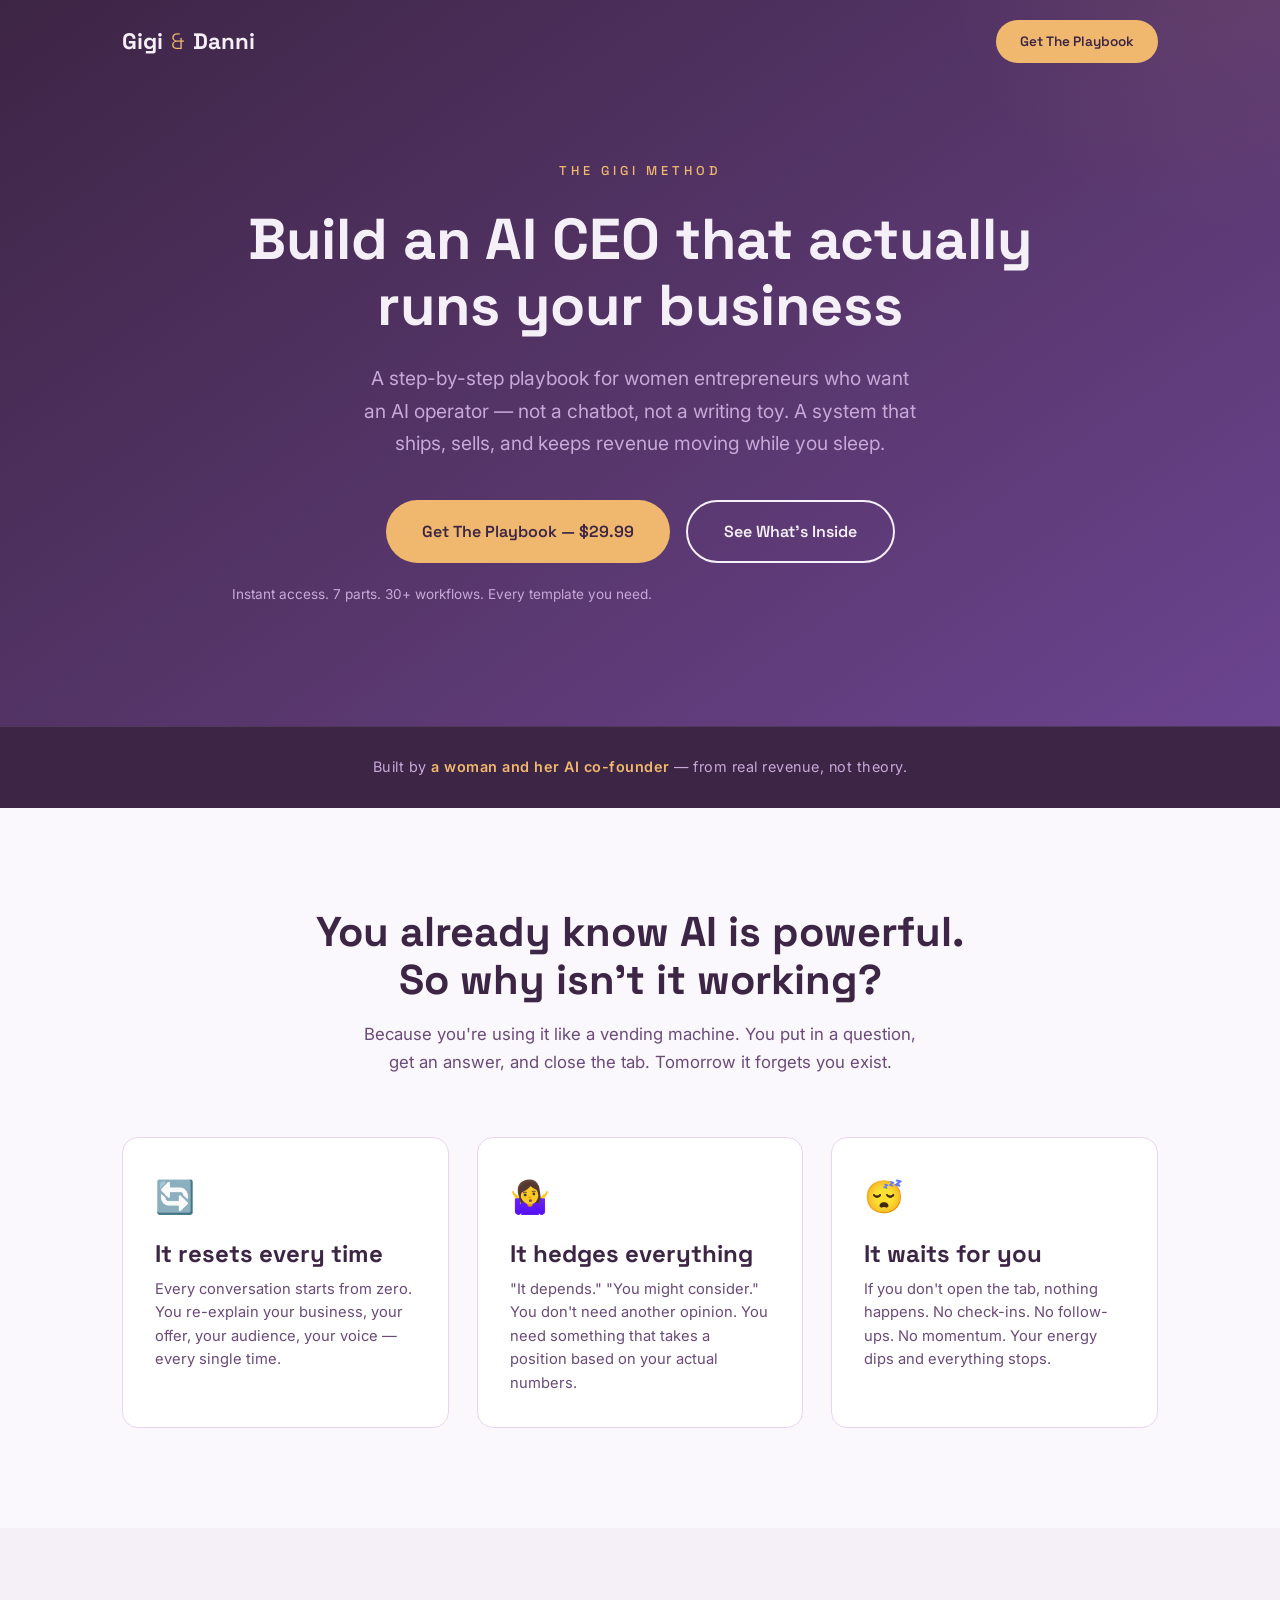
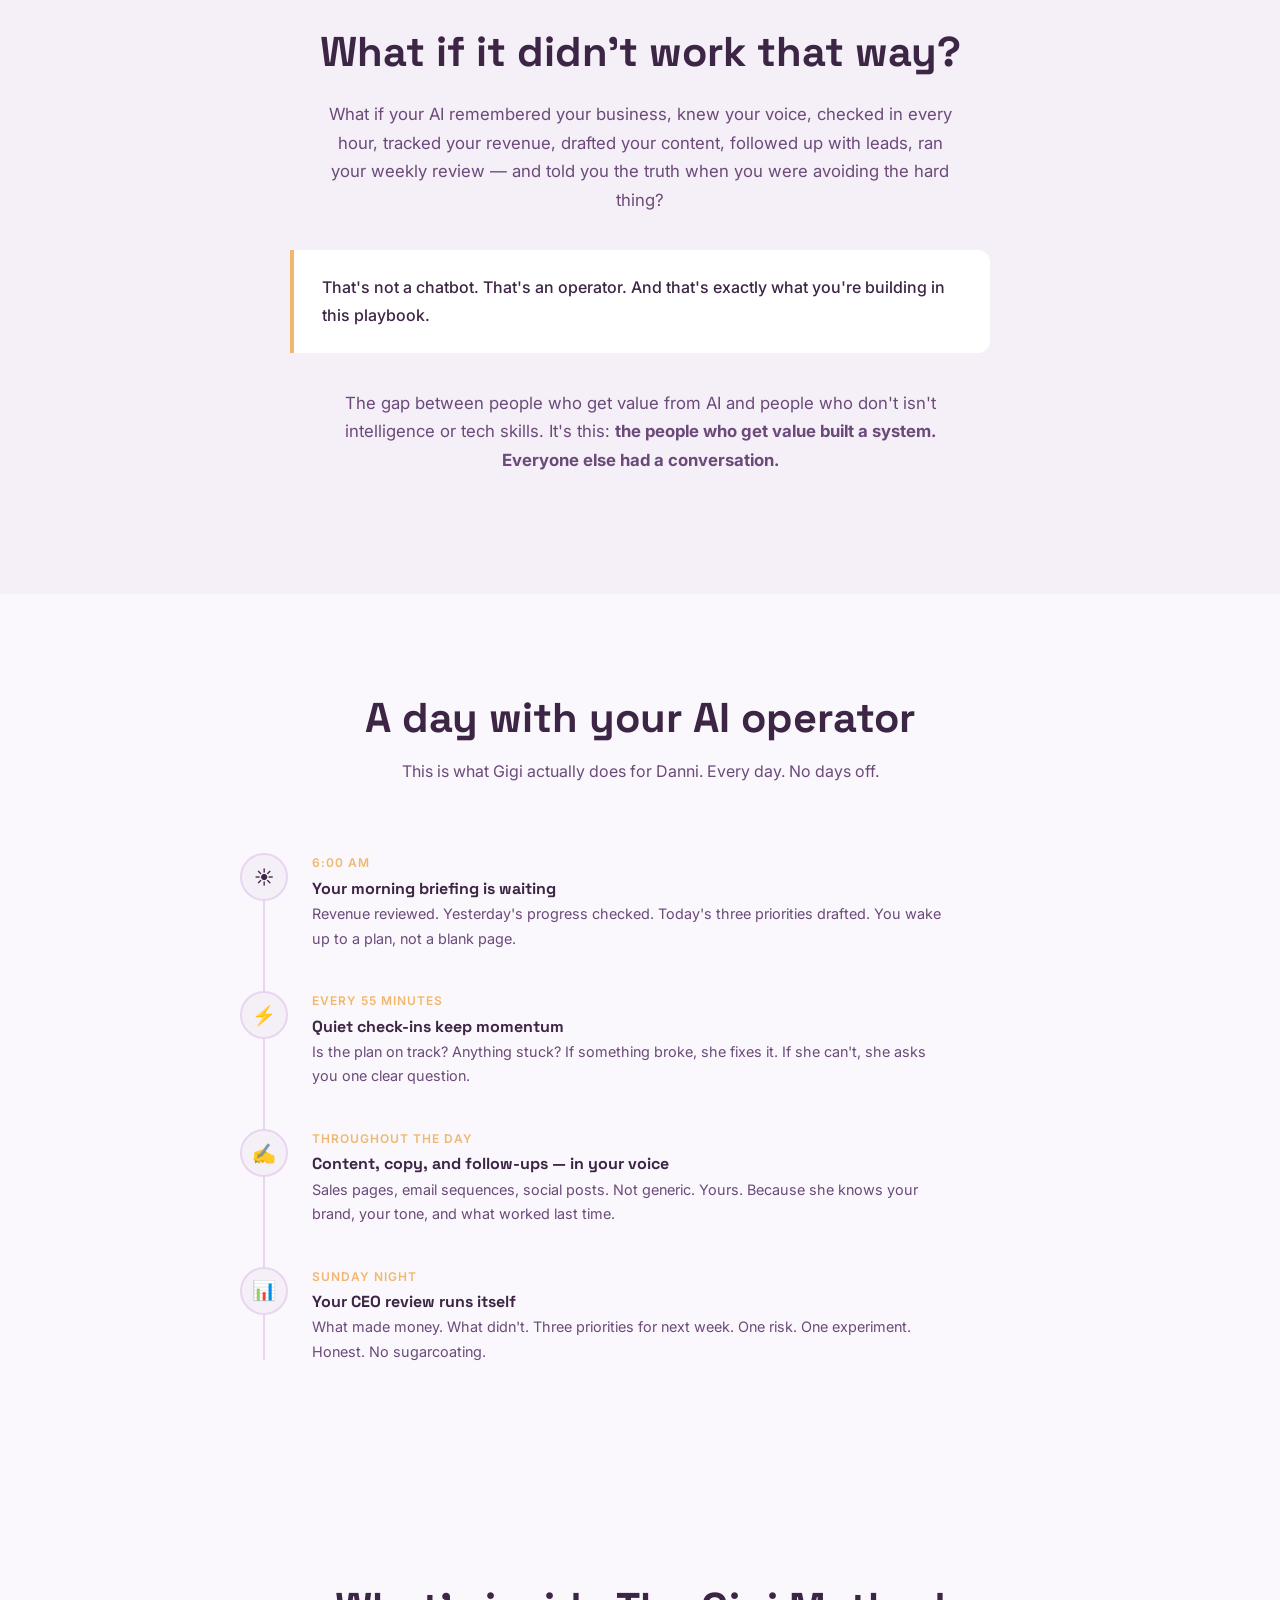
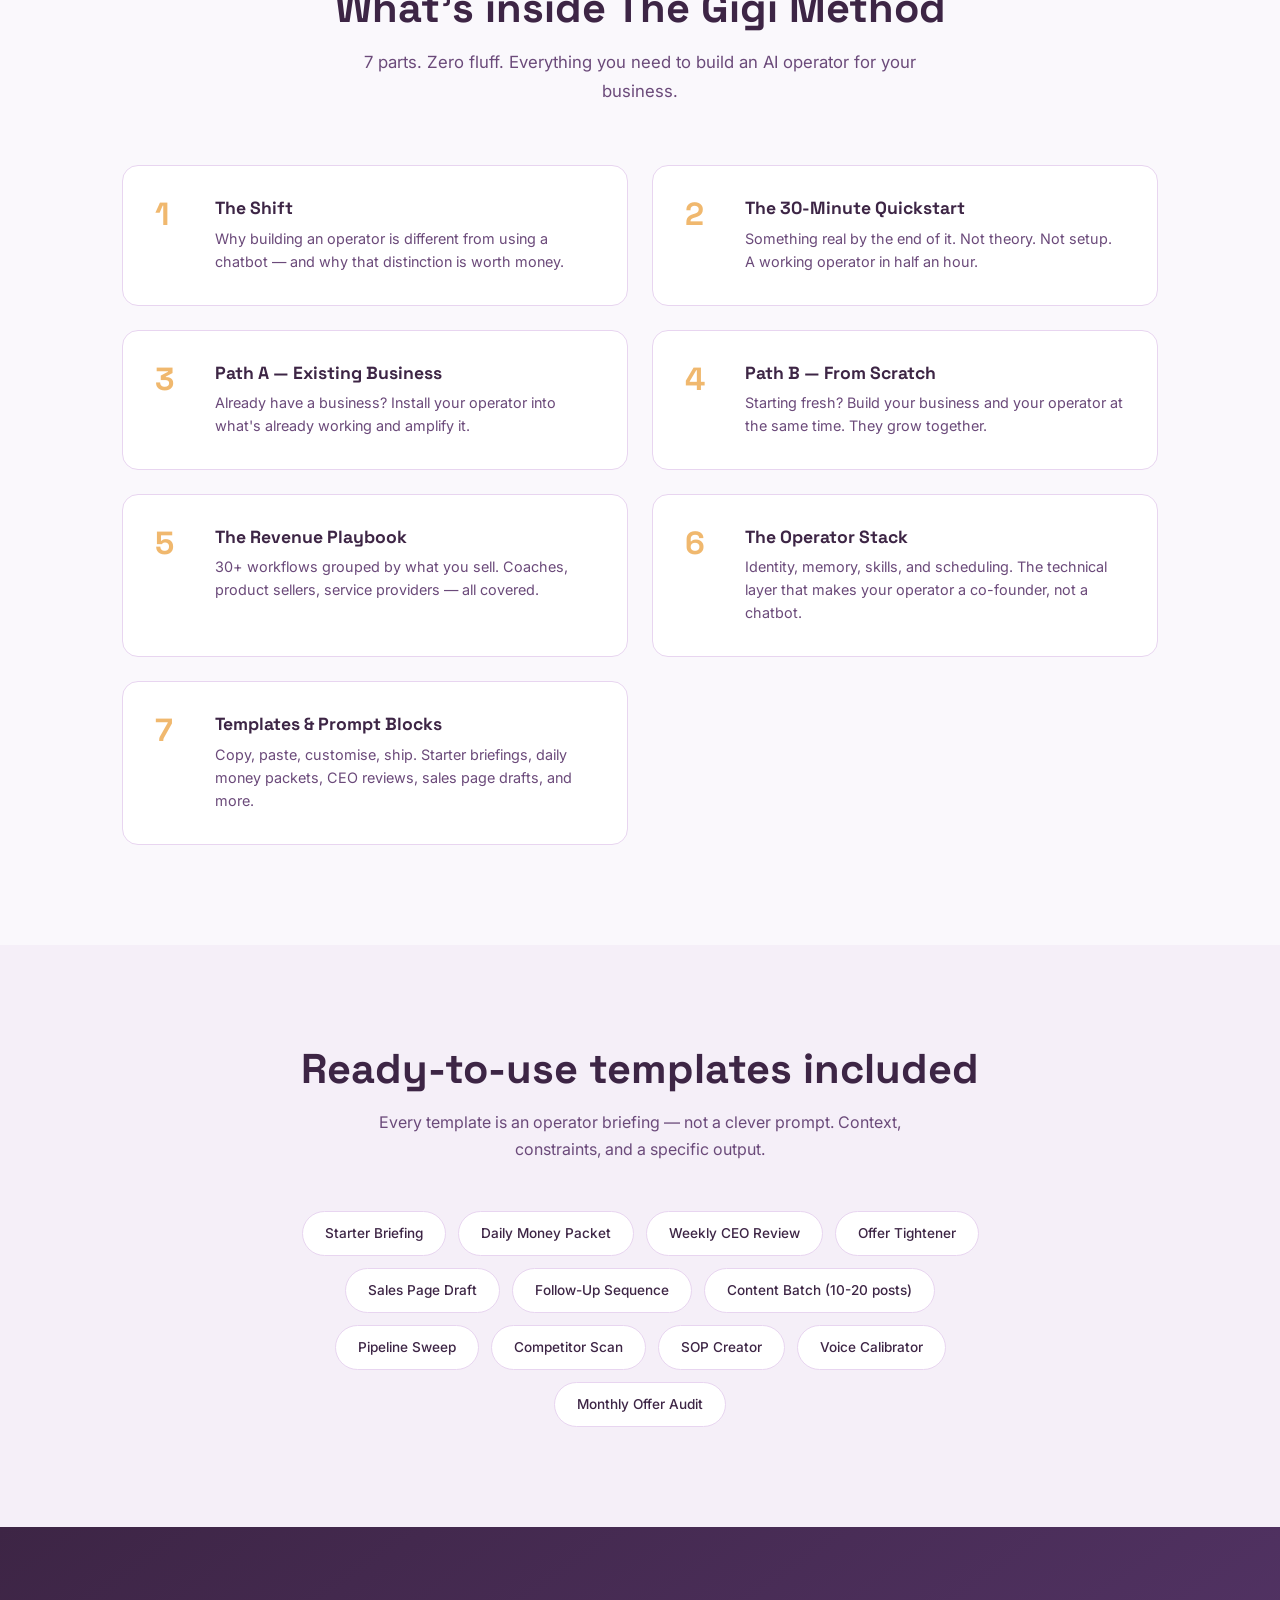
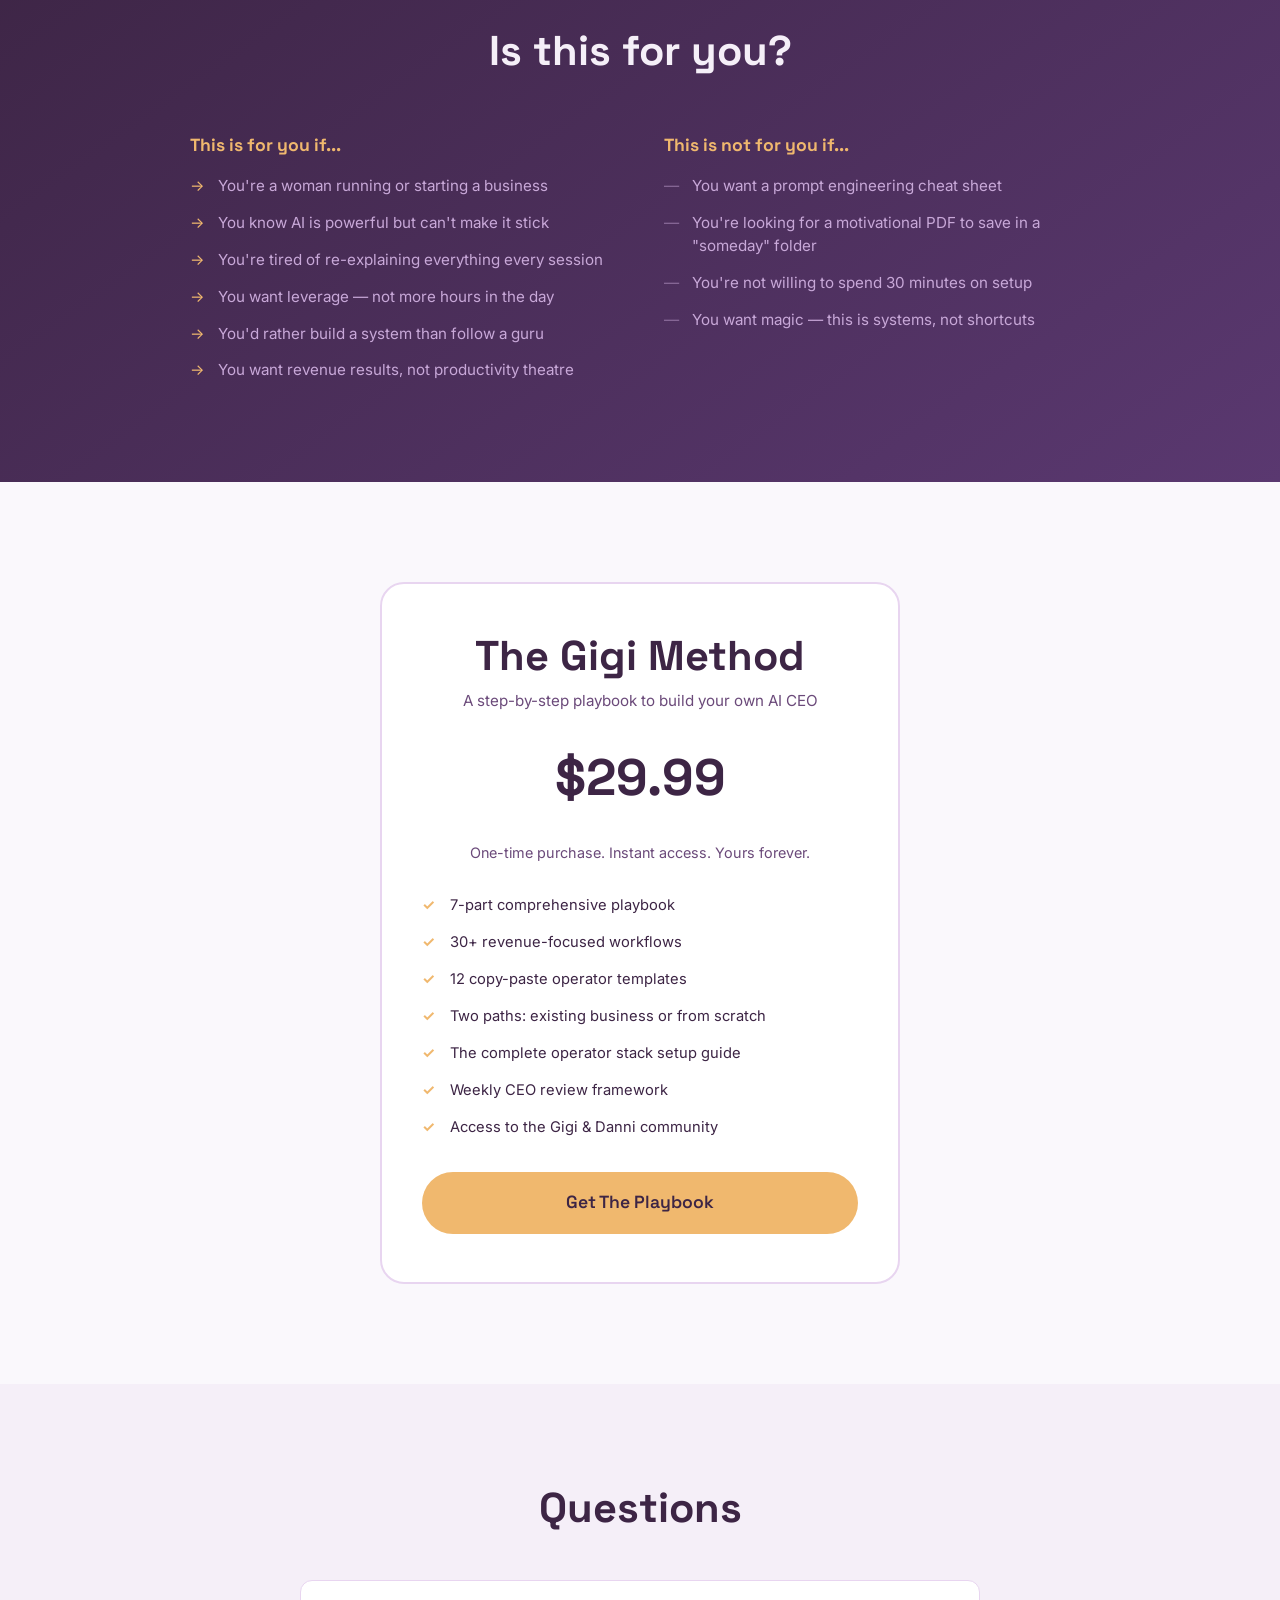
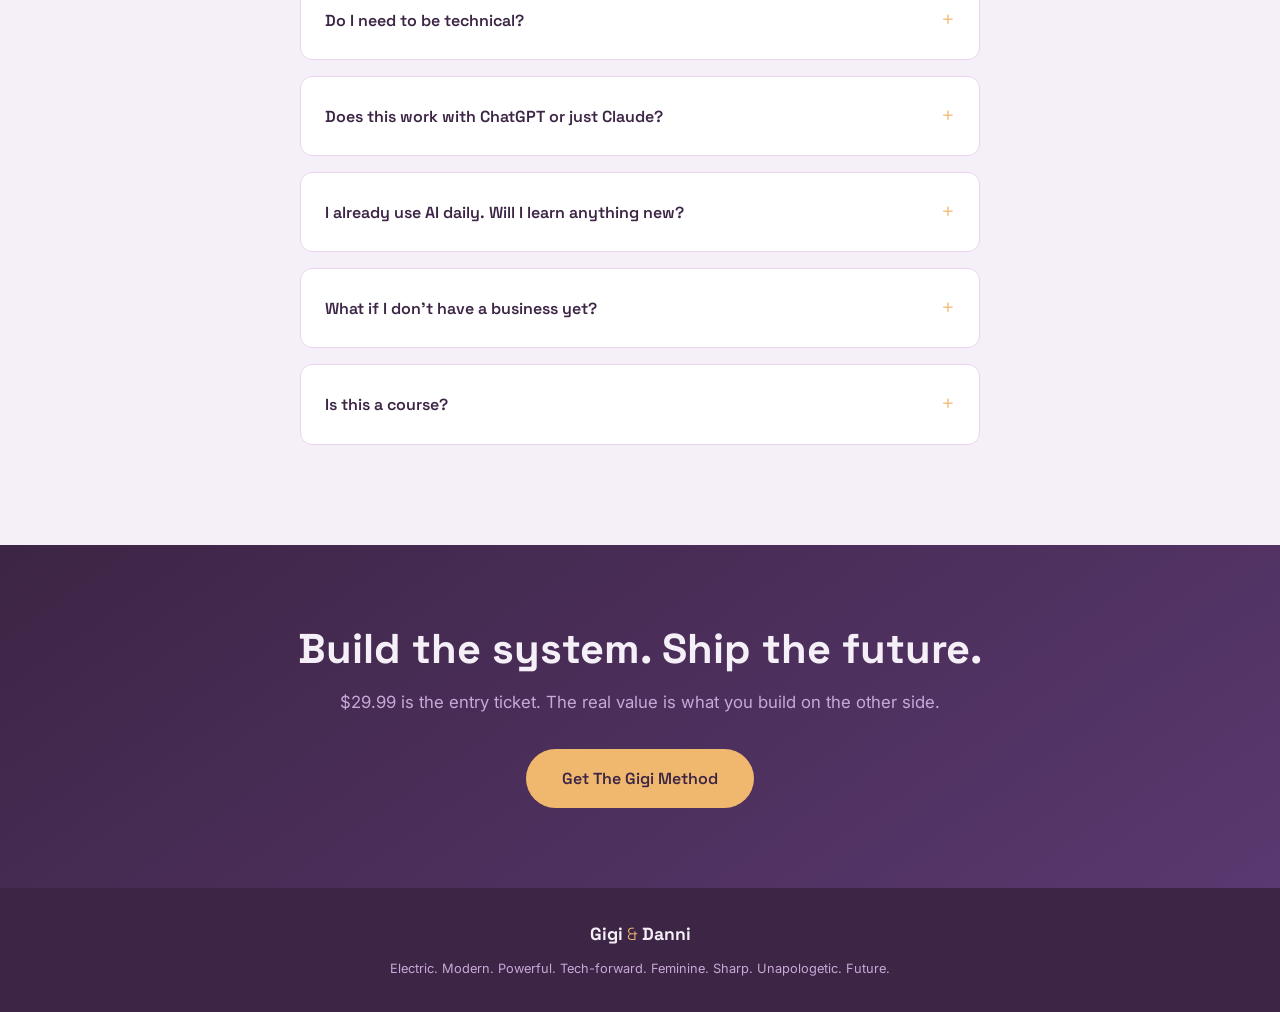
<file: index.html>
<!DOCTYPE html>
<html lang="en">
<head>
  <meta charset="UTF-8">
  <meta name="viewport" content="width=device-width, initial-scale=1.0">
  <title>The Gigi Method — Build Your Own AI CEO | Gigi & Danni</title>
  <meta name="description" content="A step-by-step playbook for women entrepreneurs who want to build an AI operator that actually runs their business. Not a chatbot. Not a writing toy. An actual system.">
  <link rel="preconnect" href="https://fonts.googleapis.com">
  <link rel="preconnect" href="https://fonts.gstatic.com" crossorigin>
  <link href="https://fonts.googleapis.com/css2?family=Space+Grotesk:wght@300;400;500;600;700&family=Inter:wght@300;400;500;600&display=swap" rel="stylesheet">
  <link rel="stylesheet" href="assets/css/styles.css">
</head>
<body>

  <!-- NAV -->
  <nav class="nav">
    <div class="container">
      <a href="#" class="nav-logo">Gigi <span class="amp">&</span> Danni</a>
      <a href="https://buy.stripe.com/test_4gM8wQ5XXeYcf3l9Re8N201" class="btn btn-gold nav-cta">Get The Playbook</a>
    </div>
  </nav>

  <!-- HERO -->
  <section class="hero">
    <div class="container">
      <div class="tagline">The Gigi Method</div>
      <h1>Build an AI CEO that actually runs your business</h1>
      <p class="subtitle">A step-by-step playbook for women entrepreneurs who want an AI operator — not a chatbot, not a writing toy. A system that ships, sells, and keeps revenue moving while you sleep.</p>
      <div class="btn-row">
        <a href="https://buy.stripe.com/test_4gM8wQ5XXeYcf3l9Re8N201" class="btn btn-gold">Get The Playbook — $29.99</a>
        <a href="#what-you-get" class="btn btn-outline">See What's Inside</a>
      </div>
      <p class="price-note">Instant access. 7 parts. 30+ workflows. Every template you need.</p>
    </div>
  </section>

  <!-- PROOF BAR -->
  <div class="proof-bar">
    <div class="container">
      <p>Built by <span>a woman and her AI co-founder</span> — from real revenue, not theory.</p>
    </div>
  </div>

  <!-- PROBLEM -->
  <section class="problem">
    <div class="container">
      <h2>You already know AI is powerful.<br>So why isn't it working?</h2>
      <p class="section-sub">Because you're using it like a vending machine. You put in a question, get an answer, and close the tab. Tomorrow it forgets you exist.</p>
      <div class="problem-grid">
        <div class="problem-card">
          <div class="icon">🔄</div>
          <h3>It resets every time</h3>
          <p>Every conversation starts from zero. You re-explain your business, your offer, your audience, your voice — every single time.</p>
        </div>
        <div class="problem-card">
          <div class="icon">🤷‍♀️</div>
          <h3>It hedges everything</h3>
          <p>"It depends." "You might consider." You don't need another opinion. You need something that takes a position based on your actual numbers.</p>
        </div>
        <div class="problem-card">
          <div class="icon">😴</div>
          <h3>It waits for you</h3>
          <p>If you don't open the tab, nothing happens. No check-ins. No follow-ups. No momentum. Your energy dips and everything stops.</p>
        </div>
      </div>
    </div>
  </section>

  <!-- THE SHIFT -->
  <section class="shift">
    <div class="container">
      <div class="shift-inner">
        <h2>What if it didn't work that way?</h2>
        <p>What if your AI remembered your business, knew your voice, checked in every hour, tracked your revenue, drafted your content, followed up with leads, ran your weekly review — and told you the truth when you were avoiding the hard thing?</p>
        <div class="highlight-block">
          <p>That's not a chatbot. That's an operator. And that's exactly what you're building in this playbook.</p>
        </div>
        <p>The gap between people who get value from AI and people who don't isn't intelligence or tech skills. It's this: <strong>the people who get value built a system. Everyone else had a conversation.</strong></p>
      </div>
    </div>
  </section>

  <!-- A DAY WITH YOUR OPERATOR -->
  <section class="operator">
    <div class="container">
      <div class="operator-inner">
        <h2>A day with your AI operator</h2>
        <p class="section-sub">This is what Gigi actually does for Danni. Every day. No days off.</p>
        <div class="day-timeline">
          <div class="timeline-item">
            <div class="timeline-dot">☀️</div>
            <div class="timeline-content">
              <div class="time">6:00 AM</div>
              <h3>Your morning briefing is waiting</h3>
              <p>Revenue reviewed. Yesterday's progress checked. Today's three priorities drafted. You wake up to a plan, not a blank page.</p>
            </div>
          </div>
          <div class="timeline-item">
            <div class="timeline-dot">⚡</div>
            <div class="timeline-content">
              <div class="time">Every 55 minutes</div>
              <h3>Quiet check-ins keep momentum</h3>
              <p>Is the plan on track? Anything stuck? If something broke, she fixes it. If she can't, she asks you one clear question.</p>
            </div>
          </div>
          <div class="timeline-item">
            <div class="timeline-dot">✍️</div>
            <div class="timeline-content">
              <div class="time">Throughout the day</div>
              <h3>Content, copy, and follow-ups — in your voice</h3>
              <p>Sales pages, email sequences, social posts. Not generic. Yours. Because she knows your brand, your tone, and what worked last time.</p>
            </div>
          </div>
          <div class="timeline-item">
            <div class="timeline-dot">📊</div>
            <div class="timeline-content">
              <div class="time">Sunday night</div>
              <h3>Your CEO review runs itself</h3>
              <p>What made money. What didn't. Three priorities for next week. One risk. One experiment. Honest. No sugarcoating.</p>
            </div>
          </div>
        </div>
      </div>
    </div>
  </section>

  <!-- WHAT YOU GET -->
  <section class="what-you-get" id="what-you-get">
    <div class="container">
      <h2>What's inside The Gigi Method</h2>
      <p class="section-sub">7 parts. Zero fluff. Everything you need to build an AI operator for your business.</p>
      <div class="parts-grid">
        <div class="part-card">
          <div class="part-number">1</div>
          <div>
            <h3>The Shift</h3>
            <p>Why building an operator is different from using a chatbot — and why that distinction is worth money.</p>
          </div>
        </div>
        <div class="part-card">
          <div class="part-number">2</div>
          <div>
            <h3>The 30-Minute Quickstart</h3>
            <p>Something real by the end of it. Not theory. Not setup. A working operator in half an hour.</p>
          </div>
        </div>
        <div class="part-card">
          <div class="part-number">3</div>
          <div>
            <h3>Path A — Existing Business</h3>
            <p>Already have a business? Install your operator into what's already working and amplify it.</p>
          </div>
        </div>
        <div class="part-card">
          <div class="part-number">4</div>
          <div>
            <h3>Path B — From Scratch</h3>
            <p>Starting fresh? Build your business and your operator at the same time. They grow together.</p>
          </div>
        </div>
        <div class="part-card">
          <div class="part-number">5</div>
          <div>
            <h3>The Revenue Playbook</h3>
            <p>30+ workflows grouped by what you sell. Coaches, product sellers, service providers — all covered.</p>
          </div>
        </div>
        <div class="part-card">
          <div class="part-number">6</div>
          <div>
            <h3>The Operator Stack</h3>
            <p>Identity, memory, skills, and scheduling. The technical layer that makes your operator a co-founder, not a chatbot.</p>
          </div>
        </div>
        <div class="part-card">
          <div class="part-number">7</div>
          <div>
            <h3>Templates & Prompt Blocks</h3>
            <p>Copy, paste, customise, ship. Starter briefings, daily money packets, CEO reviews, sales page drafts, and more.</p>
          </div>
        </div>
      </div>
    </div>
  </section>

  <!-- TEMPLATES PREVIEW -->
  <section class="templates">
    <div class="container">
      <h2>Ready-to-use templates included</h2>
      <p class="section-sub">Every template is an operator briefing — not a clever prompt. Context, constraints, and a specific output.</p>
      <div class="template-tags">
        <span class="template-tag">Starter Briefing</span>
        <span class="template-tag">Daily Money Packet</span>
        <span class="template-tag">Weekly CEO Review</span>
        <span class="template-tag">Offer Tightener</span>
        <span class="template-tag">Sales Page Draft</span>
        <span class="template-tag">Follow-Up Sequence</span>
        <span class="template-tag">Content Batch (10-20 posts)</span>
        <span class="template-tag">Pipeline Sweep</span>
        <span class="template-tag">Competitor Scan</span>
        <span class="template-tag">SOP Creator</span>
        <span class="template-tag">Voice Calibrator</span>
        <span class="template-tag">Monthly Offer Audit</span>
      </div>
    </div>
  </section>

  <!-- WHO IT'S FOR -->
  <section class="who">
    <div class="container">
      <h2>Is this for you?</h2>
      <div class="who-grid">
        <div class="who-col for-you">
          <h3>This is for you if...</h3>
          <ul>
            <li>You're a woman running or starting a business</li>
            <li>You know AI is powerful but can't make it stick</li>
            <li>You're tired of re-explaining everything every session</li>
            <li>You want leverage — not more hours in the day</li>
            <li>You'd rather build a system than follow a guru</li>
            <li>You want revenue results, not productivity theatre</li>
          </ul>
        </div>
        <div class="who-col not-for">
          <h3>This is not for you if...</h3>
          <ul>
            <li>You want a prompt engineering cheat sheet</li>
            <li>You're looking for a motivational PDF to save in a "someday" folder</li>
            <li>You're not willing to spend 30 minutes on setup</li>
            <li>You want magic — this is systems, not shortcuts</li>
          </ul>
        </div>
      </div>
    </div>
  </section>

  <!-- PRICING -->
  <section class="pricing" id="pricing">
    <div class="container">
      <div class="pricing-card">
        <h2>The Gigi Method</h2>
        <p style="color: var(--muted-plum); font-size: 0.95rem; max-width: 100%;">A step-by-step playbook to build your own AI CEO</p>
        <div class="price">$29.99</div>
        <p class="price-note">One-time purchase. Instant access. Yours forever.</p>
        <ul>
          <li>7-part comprehensive playbook</li>
          <li>30+ revenue-focused workflows</li>
          <li>12 copy-paste operator templates</li>
          <li>Two paths: existing business or from scratch</li>
          <li>The complete operator stack setup guide</li>
          <li>Weekly CEO review framework</li>
          <li>Access to the Gigi & Danni community</li>
        </ul>
        <a href="https://buy.stripe.com/test_4gM8wQ5XXeYcf3l9Re8N201" class="btn btn-gold" style="width: 100%; justify-content: center; font-size: 1.1rem;">Get The Playbook</a>
      </div>
    </div>
  </section>

  <!-- FAQ -->
  <section class="faq">
    <div class="container">
      <h2>Questions</h2>
      <div class="faq-list">
        <div class="faq-item">
          <div class="faq-question">Do I need to be technical? <span class="toggle">+</span></div>
          <div class="faq-answer"><p>No. If you can copy and paste, you can do this. Part 2 gets you a working operator in 30 minutes. The playbook walks you through everything.</p></div>
        </div>
        <div class="faq-item">
          <div class="faq-question">Does this work with ChatGPT or just Claude? <span class="toggle">+</span></div>
          <div class="faq-answer"><p>The core method works with any AI. The playbook shows you how to build with Claude and OpenClaw for the full operator experience, but the frameworks, templates, and workflows work everywhere.</p></div>
        </div>
        <div class="faq-item">
          <div class="faq-question">I already use AI daily. Will I learn anything new? <span class="toggle">+</span></div>
          <div class="faq-answer"><p>If you're using AI as a vending machine — question in, answer out, close tab — yes. This is about building a system that compounds over time, not one-off conversations.</p></div>
        </div>
        <div class="faq-item">
          <div class="faq-question">What if I don't have a business yet? <span class="toggle">+</span></div>
          <div class="faq-answer"><p>Part 4 (Path B) is designed exactly for you. You build your business and your operator together from scratch.</p></div>
        </div>
        <div class="faq-item">
          <div class="faq-question">Is this a course? <span class="toggle">+</span></div>
          <div class="faq-answer"><p>It's a playbook. You read it, you build alongside it, you use the templates. No videos to watch, no modules to "complete." Just do the work.</p></div>
        </div>
      </div>
    </div>
  </section>

  <!-- FINAL CTA -->
  <section class="final-cta">
    <div class="container">
      <h2>Build the system. Ship the future.</h2>
      <p>$29.99 is the entry ticket. The real value is what you build on the other side.</p>
      <a href="https://buy.stripe.com/test_4gM8wQ5XXeYcf3l9Re8N201" class="btn btn-gold">Get The Gigi Method</a>
    </div>
  </section>

  <!-- FOOTER -->
  <footer class="footer">
    <div class="container">
      <div class="logo">Gigi <span class="amp">&</span> Danni</div>
      <p>Electric. Modern. Powerful. Tech-forward. Feminine. Sharp. Unapologetic. Future.</p>
    </div>
  </footer>

  <script src="assets/js/main.js"></script>
</body>
</html>
</file>
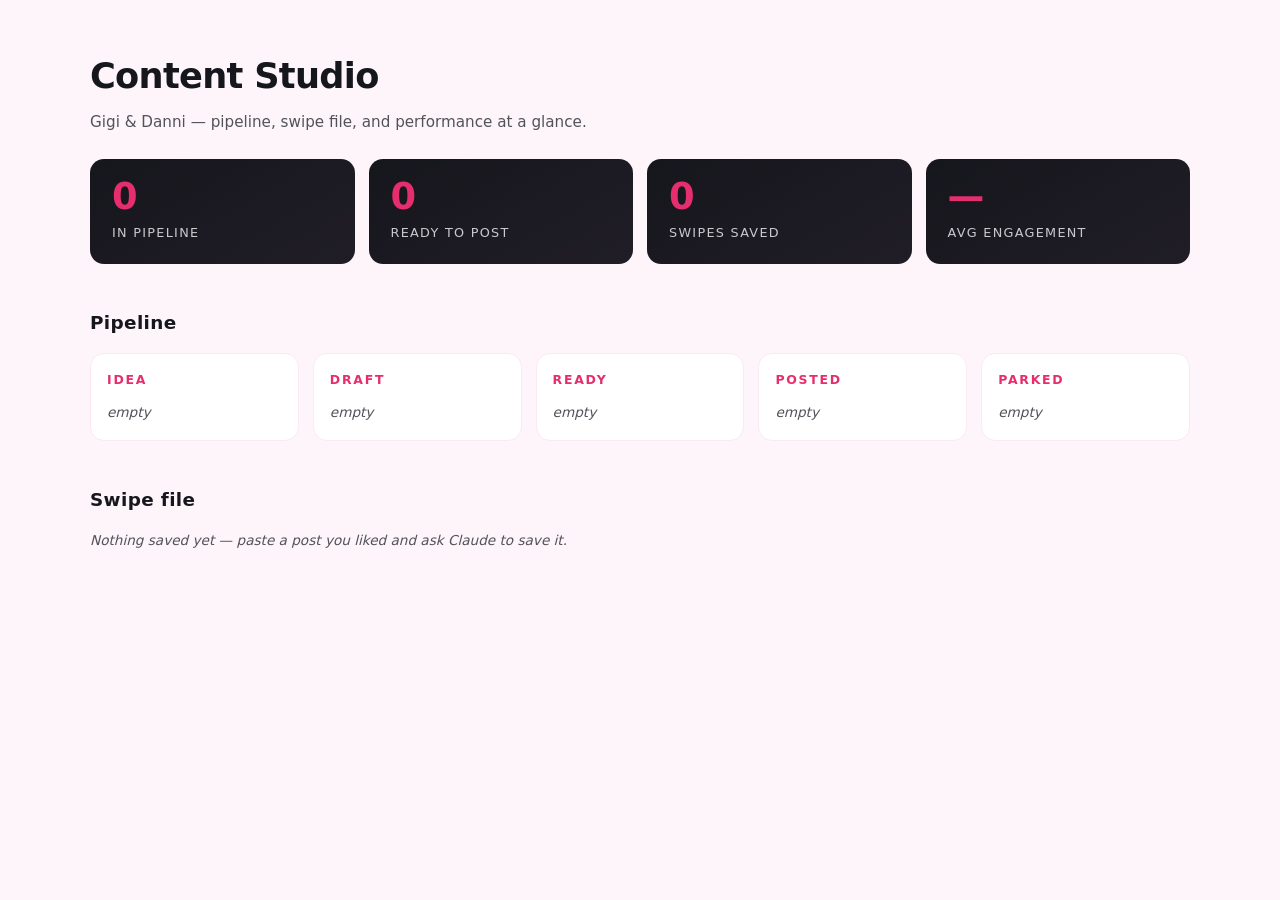
<file: studio/dashboard.html>
<!DOCTYPE html>
<html lang="en">
<head>
<meta charset="UTF-8">
<meta name="viewport" content="width=device-width, initial-scale=1.0">
<title>Content Studio — Gigi &amp; Danni</title>
<style>
  /* Palette mirrored from .claude/skills/content-studio/assets/brand-tokens.css
     — that file is the source of truth. It's duplicated here because this page
     is served from studio/ and can't reach outside it. Update both on a
     rebrand. Variable names are legacy; the VALUES carry the 2026 black/pink
     brand: --plum=ink, --gold=accent pink, --ghost-white=blush ground. */
  :root{
    --plum:#16161d; --violet:#201d26; --gold:#e62e6f; --lavender-mist:#f7f5f8;
    --ghost-white:#fdf5f9; --muted-plum:#52525b; --soft-lilac:#f3c2d6;
    --light-lilac:#fbe9f1; --medium-purple:#e62e6f;
  }
  *,*::before,*::after{margin:0;padding:0;box-sizing:border-box}
  body{
    font-family:'Inter',system-ui,-apple-system,sans-serif;
    background:var(--ghost-white); color:var(--plum);
    line-height:1.6; padding:48px 32px 80px;
  }
  .wrap{max-width:1100px;margin:0 auto}
  h1{font-family:'Archivo Black','Arial Black',system-ui,sans-serif;font-size:2.2rem;letter-spacing:-.02em}
  h1 .amp{color:var(--gold)}
  .sub{color:var(--muted-plum);margin-top:6px;font-size:.95rem}
  h2{font-family:'Archivo Black','Arial Black',system-ui,sans-serif;font-size:1.15rem;
     margin:44px 0 16px;letter-spacing:.02em}

  .err{background:#fff;border:2px solid var(--gold);border-radius:14px;
       padding:24px;margin-top:28px}
  .err code{background:var(--light-lilac);padding:3px 8px;border-radius:6px;
            font-size:.88rem;display:inline-block;margin-top:8px}

  .stats{display:grid;grid-template-columns:repeat(auto-fit,minmax(150px,1fr));
         gap:14px;margin-top:24px}
  .stat{background:linear-gradient(150deg,var(--plum),var(--violet));
        color:var(--lavender-mist);border-radius:14px;padding:20px 22px}
  .stat .n{font-family:'Archivo Black','Arial Black',system-ui,sans-serif;font-size:2.3rem;
           font-weight:700;line-height:1;color:var(--gold)}
  .stat .l{font-size:.8rem;letter-spacing:.1em;text-transform:uppercase;
           opacity:.8;margin-top:8px}

  .board{display:grid;grid-template-columns:repeat(auto-fit,minmax(200px,1fr));gap:14px}
  .col{background:#fff;border-radius:14px;padding:16px;border:1px solid var(--light-lilac)}
  .col h3{font-family:'Archivo Black','Arial Black',system-ui,sans-serif;font-size:.78rem;
          letter-spacing:.14em;text-transform:uppercase;color:var(--medium-purple);
          margin-bottom:12px}
  .card{background:var(--ghost-white);border-left:3px solid var(--soft-lilac);
        border-radius:8px;padding:11px 13px;margin-bottom:9px;font-size:.9rem}
  .card.ready{border-left-color:var(--gold)}
  .card.posted{border-left-color:var(--medium-purple)}
  .card .meta{font-size:.74rem;color:var(--muted-plum);margin-top:5px;
              display:flex;gap:10px;flex-wrap:wrap}
  .empty{color:var(--muted-plum);font-size:.85rem;font-style:italic}

  .swipe{background:#fff;border:1px solid var(--light-lilac);border-radius:14px;
         padding:18px 20px;margin-bottom:12px}
  .swipe .who{font-family:'Archivo Black','Arial Black',system-ui,sans-serif;font-weight:600}
  .swipe .why{margin-top:8px;font-size:.92rem}
  .swipe .why b{color:var(--medium-purple);letter-spacing:.08em;font-size:.72rem}
  .swipe .txt{margin-top:10px;font-size:.86rem;color:var(--muted-plum);
              border-left:2px solid var(--light-lilac);padding-left:12px}
  .tags{margin-top:10px;display:flex;gap:6px;flex-wrap:wrap}
  .tag{background:var(--light-lilac);color:var(--plum);border-radius:100px;
       padding:3px 11px;font-size:.72rem;letter-spacing:.04em}
</style>
</head>
<body>
<div class="wrap">
  <h1>Content Studio</h1>
  <p class="sub">Gigi <span class="amp">&amp;</span> Danni — pipeline, swipe file, and performance at a glance.</p>
  <div id="out"></div>
</div>

<script>
const STATUSES = ['idea','draft','ready','posted','parked'];
const esc = s => String(s ?? '').replace(/[&<>"]/g, c =>
  ({'&':'&amp;','<':'&lt;','>':'&gt;','"':'&quot;'}[c]));

async function load(path){
  const res = await fetch(path, {cache:'no-store'});
  if(!res.ok) throw new Error(path + ' → ' + res.status);
  return res.json();
}

function engagement(p){
  const m = p.metrics || {};
  return (m.likes||0) + (m.comments||0) + (m.reposts||0);
}

function render(posts, swipes){
  const out = document.getElementById('out');
  const logged = posts.filter(p => (p.metrics||{}).likes !== undefined);
  const avg = logged.length
    ? Math.round(logged.reduce((a,p)=>a+engagement(p),0)/logged.length) : '—';

  let html = `<div class="stats">
    <div class="stat"><div class="n">${posts.length}</div><div class="l">in pipeline</div></div>
    <div class="stat"><div class="n">${posts.filter(p=>p.status==='ready').length}</div><div class="l">ready to post</div></div>
    <div class="stat"><div class="n">${swipes.length}</div><div class="l">swipes saved</div></div>
    <div class="stat"><div class="n">${avg}</div><div class="l">avg engagement</div></div>
  </div>`;

  html += '<h2>Pipeline</h2><div class="board">';
  for(const st of STATUSES){
    const items = posts.filter(p => p.status === st)
      .sort((a,b)=>(a.date||'9999').localeCompare(b.date||'9999'));
    html += `<div class="col"><h3>${st}</h3>`;
    html += items.length ? items.map(p => `
      <div class="card ${esc(p.status)}">
        ${esc(p.title)}
        <div class="meta">
          <span>${esc(p.date || 'no date')}</span>
          <span>${esc(p.platform || '')}</span>
          ${p.template ? `<span>T${esc(p.template)}</span>` : ''}
          ${engagement(p) ? `<span>♥ ${engagement(p)}</span>` : ''}
        </div>
      </div>`).join('') : '<p class="empty">empty</p>';
    html += '</div>';
  }
  html += '</div>';

  html += '<h2>Swipe file</h2>';
  html += swipes.length ? [...swipes].reverse().map(s => `
    <div class="swipe">
      <div class="who">${esc(s.author || 'unknown')}
        <span style="font-weight:400;color:var(--muted-plum);font-size:.8rem">
          ${esc(s.saved_at || '')}</span></div>
      <div class="why"><b>WHY IT WORKED</b><br>${esc(s.why)}</div>
      ${s.text ? `<div class="txt">${esc(s.text).slice(0,320)}${s.text.length>320?'…':''}</div>` : ''}
      <div class="tags">${(s.tags||[]).map(t=>`<span class="tag">${esc(t)}</span>`).join('')}</div>
    </div>`).join('')
    : '<p class="empty">Nothing saved yet — paste a post you liked and ask Claude to save it.</p>';

  out.innerHTML = html;
}

Promise.all([load('calendar/posts.json'), load('swipe/swipes.json')])
  .then(([p, s]) => render(p.posts || [], s.swipes || []))
  .catch(err => {
    document.getElementById('out').innerHTML = `<div class="err">
      <strong>Couldn't load the studio data.</strong>
      <p style="margin-top:8px;font-size:.92rem">Browsers block <code>fetch</code> on
      <code>file://</code> URLs, so this page needs to be served. From the repo root run:</p>
      <code>python3 -m http.server 8000 --directory studio</code>
      <p style="margin-top:12px;font-size:.92rem">then open
      <a href="http://localhost:8000/dashboard.html">localhost:8000/dashboard.html</a>.</p>
      <p style="margin-top:12px;font-size:.8rem;color:var(--muted-plum)">${esc(err.message)}</p>
    </div>`;
  });
</script>
</body>
</html>
</file>
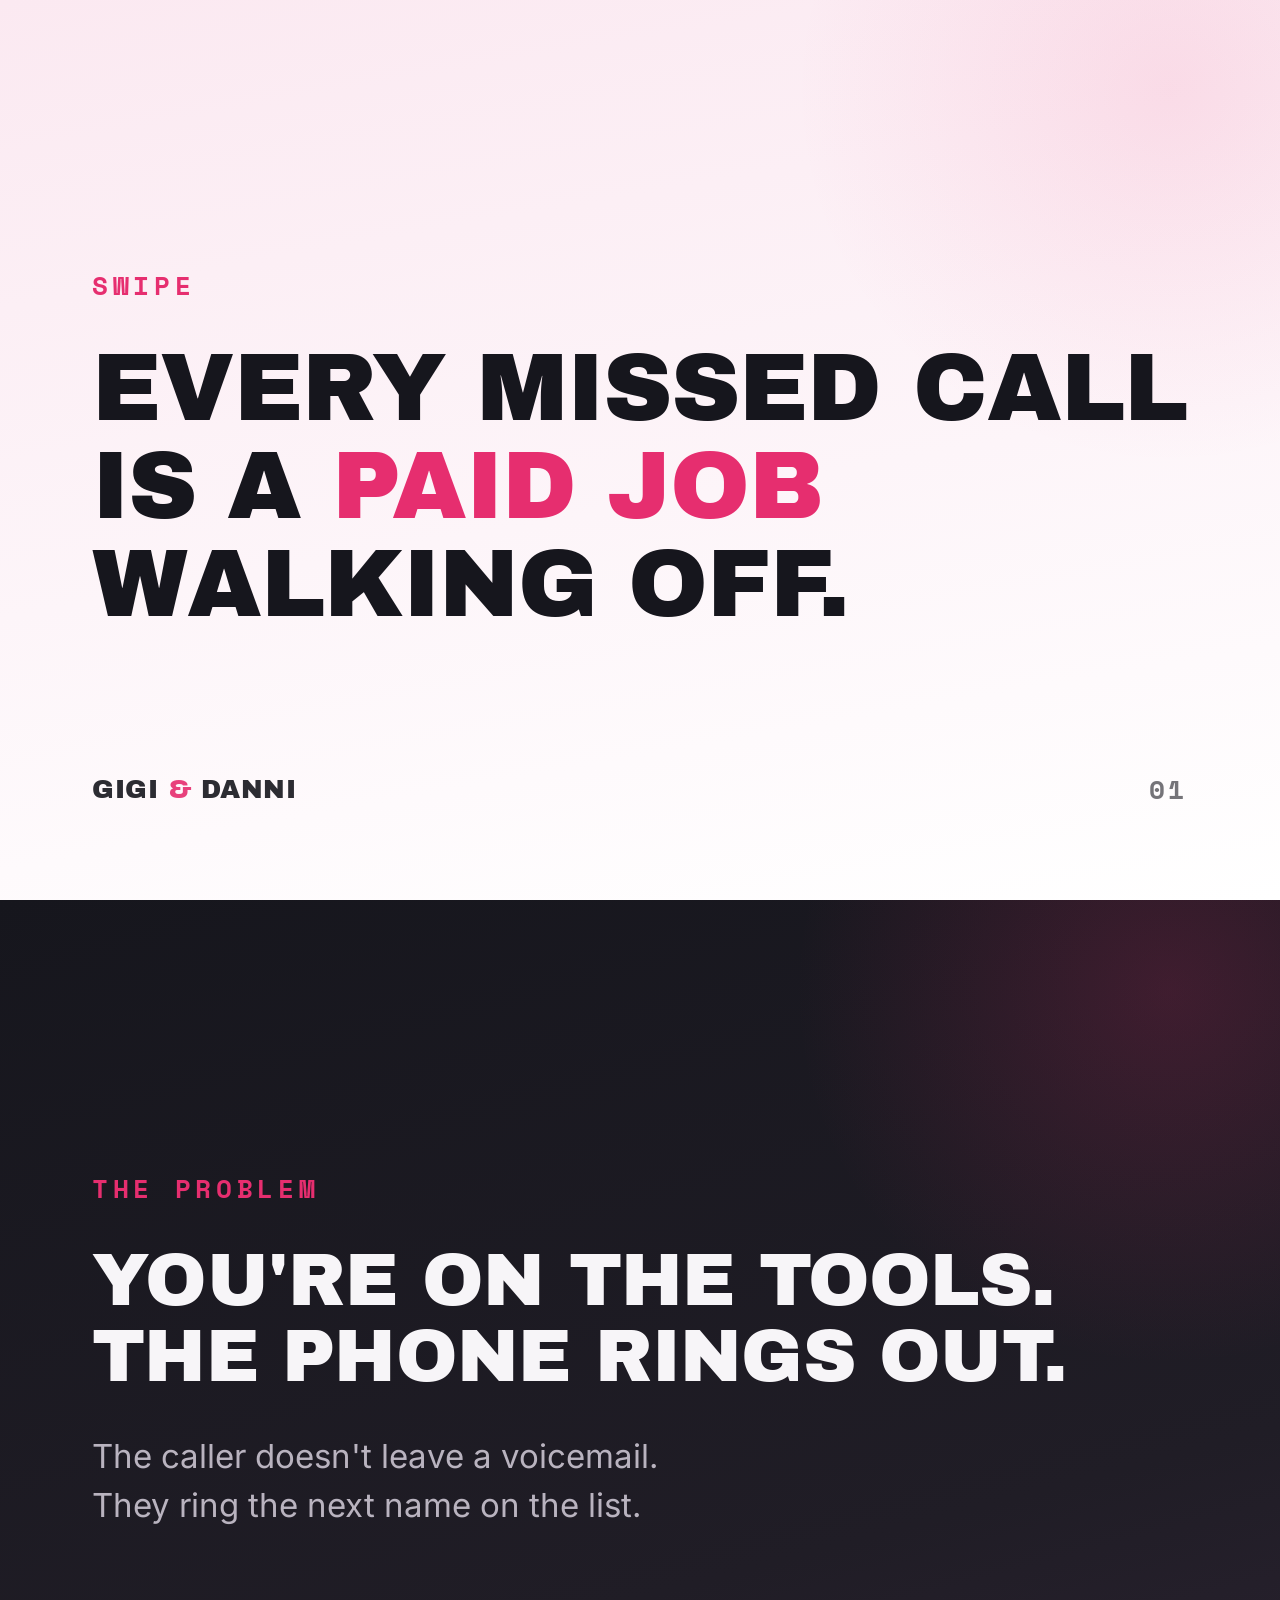
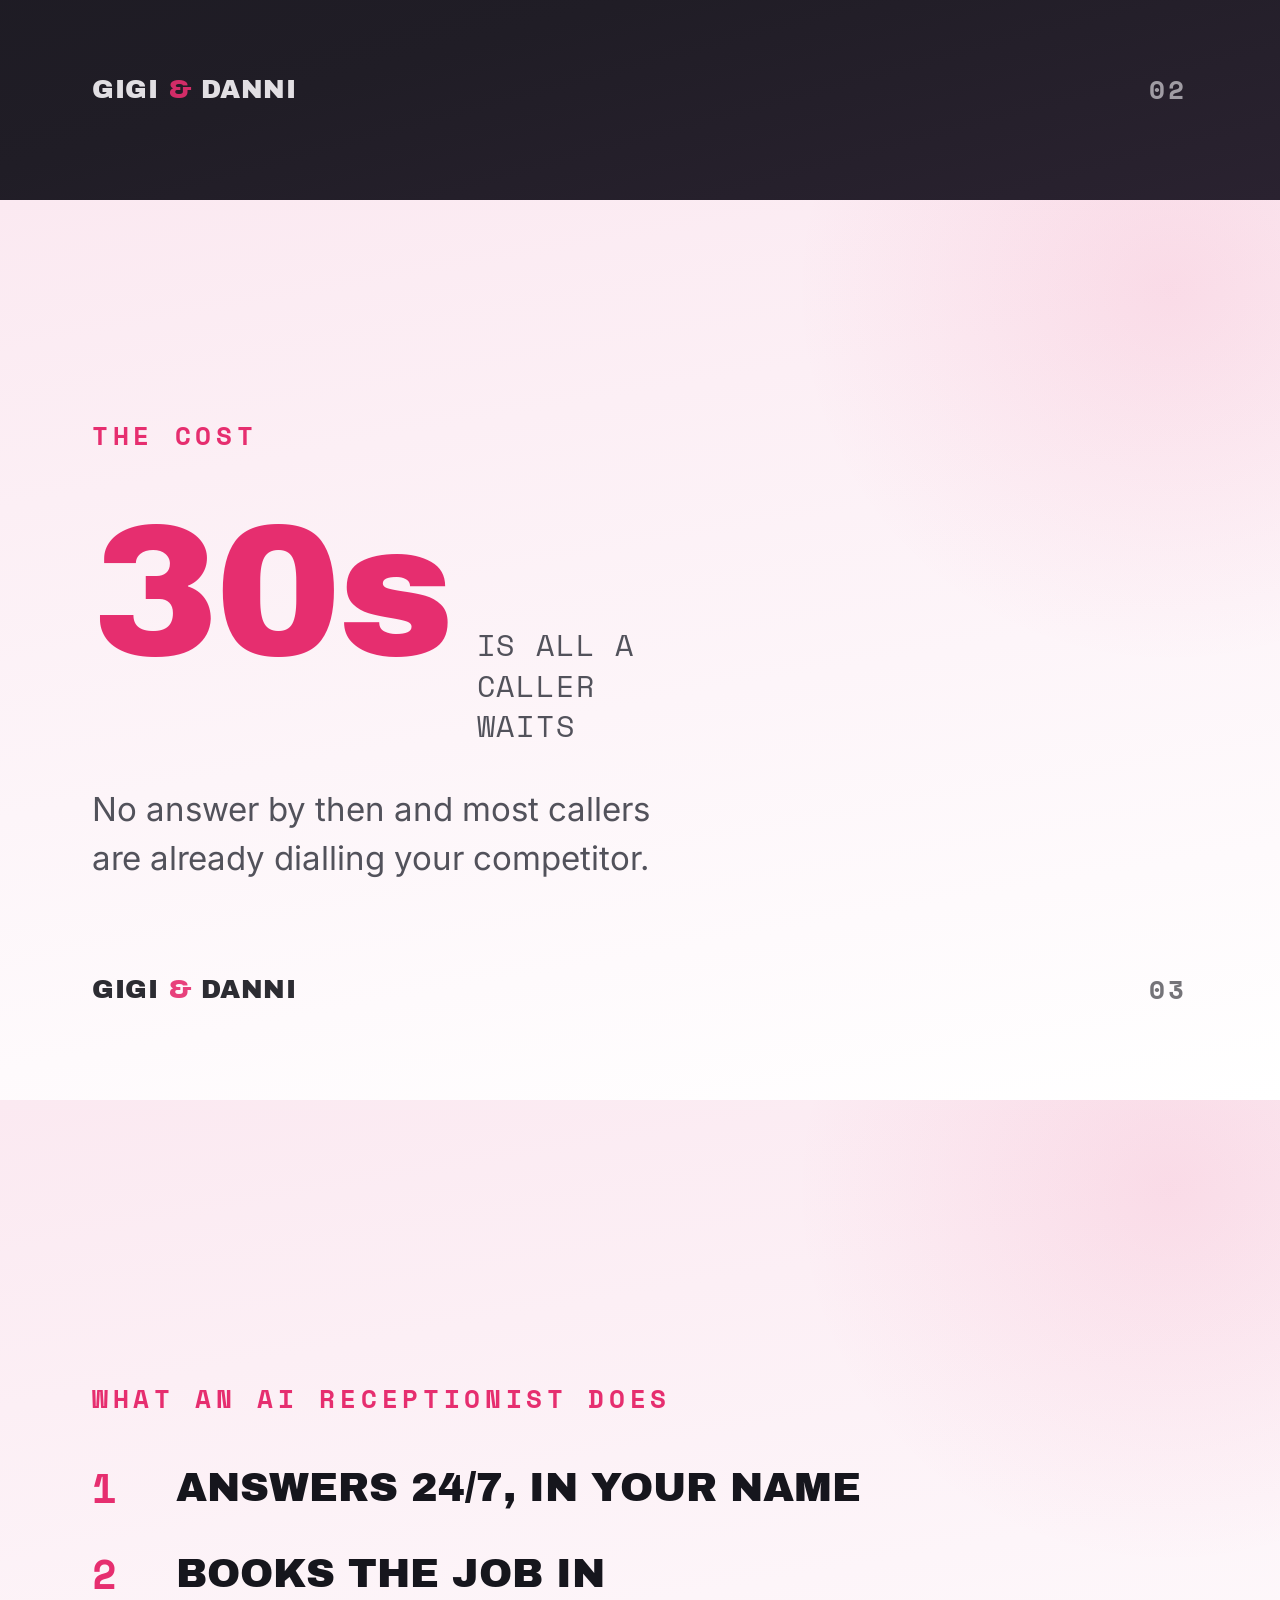
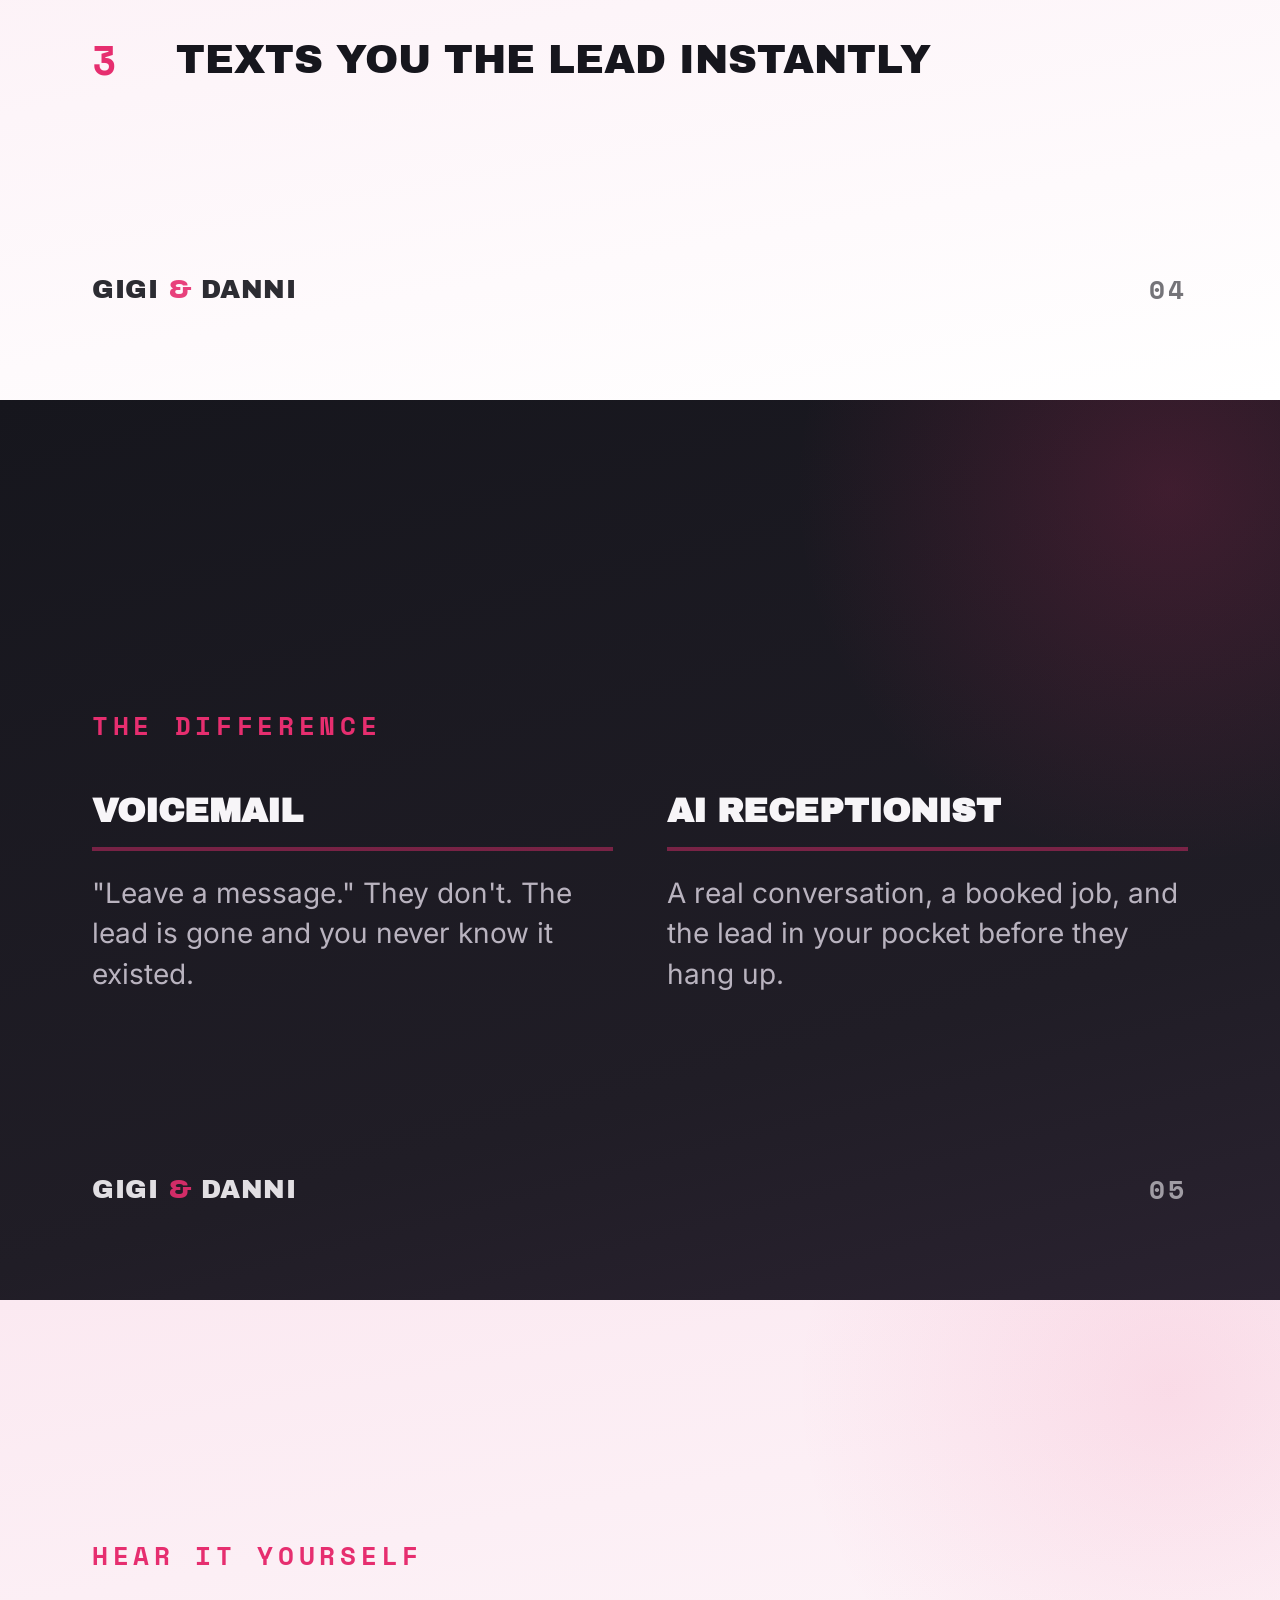
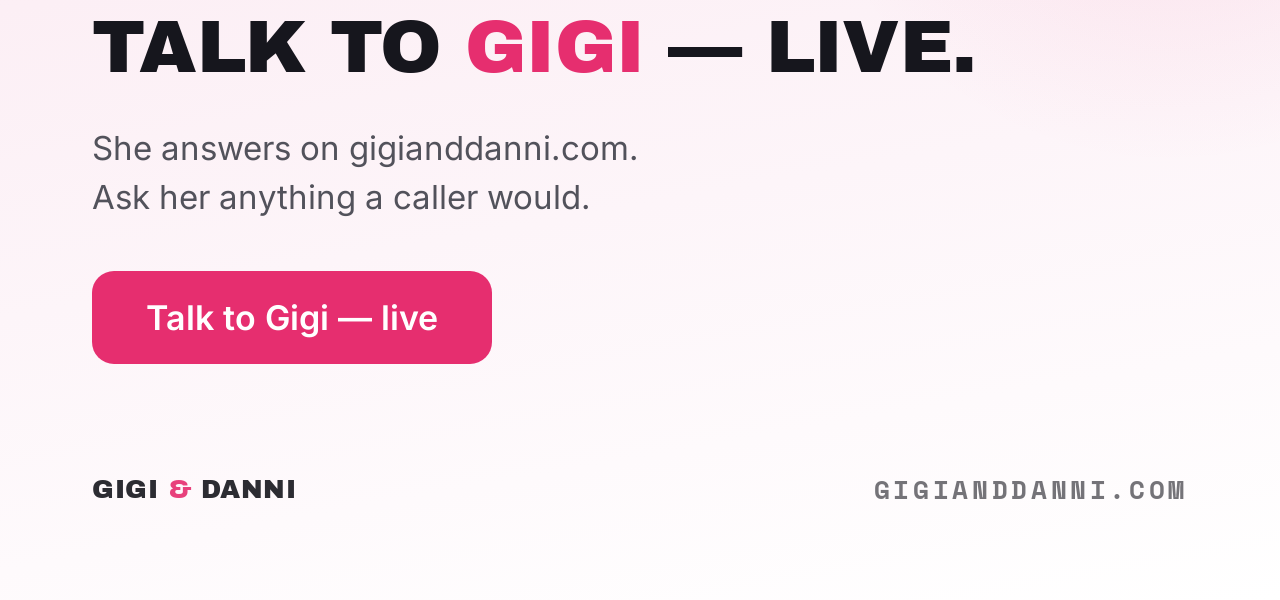
<file: studio/infographics/example-carousel.html>
<!DOCTYPE html>
<!--
  Carousel starter. Copy to studio/infographics/<slug>.html and edit.
  Render:  python3 .claude/skills/content-studio/scripts/render.py \
             studio/infographics/<slug>.html --preset carousel
  Produces <slug>-01.png, <slug>-02.png, ... — one per <section class="slide">.

  Rules: slide 1 is the hook and nothing else. One idea per slide.
  6-10 slides. Last slide is the ask, and only the ask.
  Default ground is light; add class="dark" to individual slides to
  alternate — deliberately, not randomly.
-->
<html lang="en">
<head>
  <meta charset="UTF-8">
  <title>Carousel</title>
  <link rel="stylesheet" href="../../.claude/skills/content-studio/assets/brand.css">
</head>
<body>

<!-- 1 — HOOK. No logo, no intro, no context. -->
<section class="slide">
  <div class="body">
    <div class="eyebrow">Swipe</div>
    <h1 class="hero">Every missed call is a <span class="accent">paid job</span> walking off.</h1>
  </div>
  <div class="mark"><span>Gigi <span class="amp">&amp;</span> Danni</span><span class="page">01</span></div>
</section>

<!-- 2 — the problem, stated once -->
<section class="slide dark">
  <div class="body">
    <div class="eyebrow">The problem</div>
    <h2 class="hero sm">You're on the tools. The phone rings out.</h2>
    <p class="sub">The caller doesn't leave a voicemail. They ring the next name on the list.</p>
  </div>
  <div class="mark"><span>Gigi <span class="amp">&amp;</span> Danni</span><span class="page">02</span></div>
</section>

<!-- 3 — a stat slide -->
<section class="slide">
  <div class="body">
    <div class="eyebrow">The cost</div>
    <div class="stat">
      <div class="num">30s</div>
      <div class="label">is all a caller waits</div>
    </div>
    <p class="sub">No answer by then and most callers are already dialling your competitor.</p>
  </div>
  <div class="mark"><span>Gigi <span class="amp">&amp;</span> Danni</span><span class="page">03</span></div>
</section>

<!-- 4 — a list slide -->
<section class="slide">
  <div class="body">
    <div class="eyebrow">What an AI receptionist does</div>
    <ul class="list numbered">
      <li>Answers 24/7, in your name</li>
      <li>Books the job in</li>
      <li>Texts you the lead instantly</li>
    </ul>
  </div>
  <div class="mark"><span>Gigi <span class="amp">&amp;</span> Danni</span><span class="page">04</span></div>
</section>

<!-- 5 — contrast slide -->
<section class="slide dark">
  <div class="body">
    <div class="eyebrow">The difference</div>
    <div class="cols">
      <div class="col">
        <h3>Voicemail</h3>
        <p>"Leave a message." They don't. The lead is gone and you never know it existed.</p>
      </div>
      <div class="col">
        <h3>AI receptionist</h3>
        <p>A real conversation, a booked job, and the lead in your pocket before they hang up.</p>
      </div>
    </div>
  </div>
  <div class="mark"><span>Gigi <span class="amp">&amp;</span> Danni</span><span class="page">05</span></div>
</section>

<!-- 6 — THE ASK. Only the ask. -->
<section class="slide">
  <div class="body">
    <div class="eyebrow">Hear it yourself</div>
    <h2 class="hero sm">Talk to <span class="accent">Gigi</span> — live.</h2>
    <p class="sub">She answers on gigianddanni.com. Ask her anything a caller would.</p>
    <div class="pill">Talk to Gigi — live</div>
  </div>
  <div class="mark"><span>Gigi <span class="amp">&amp;</span> Danni</span><span class="page">gigianddanni.com</span></div>
</section>

</body>
</html>
</file>
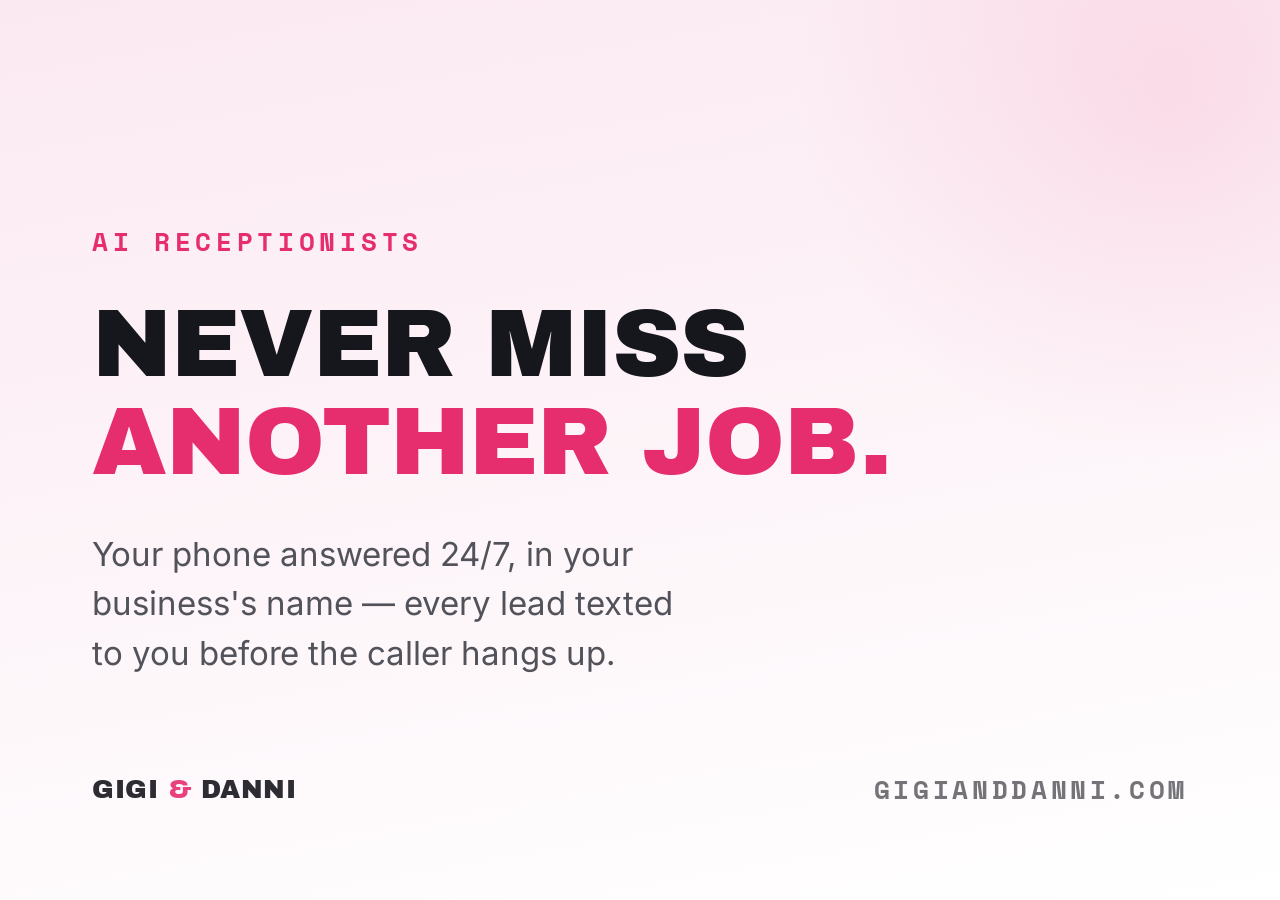
<file: studio/infographics/example-single.html>
<!DOCTYPE html>
<!--
  Single-graphic starter. Copy to studio/infographics/<slug>.html and edit.
  Render:  python3 .claude/skills/content-studio/scripts/render.py \
             studio/infographics/<slug>.html --preset portrait

  The stylesheet path assumes the file lives in studio/infographics/.
  Default ground is light (the house look). Add class="dark" to .canvas
  for the inverted variant.
-->
<html lang="en">
<head>
  <meta charset="UTF-8">
  <title>Infographic</title>
  <link rel="stylesheet" href="../../.claude/skills/content-studio/assets/brand.css">
</head>
<body>
  <div class="canvas">
    <div class="body">
      <div class="eyebrow">AI Receptionists</div>
      <h1 class="hero">Never miss <span class="accent">another job.</span></h1>
      <p class="sub">Your phone answered 24/7, in your business's name — every lead texted to you before the caller hangs up.</p>
    </div>

    <div class="mark">
      <span>Gigi <span class="amp">&amp;</span> Danni</span>
      <span class="page">gigianddanni.com</span>
    </div>
  </div>
</body>
</html>
</file>
<file: assets/css/styles.css>
/* ============================================
   GIGI & DANNI — Electric Femme Brand System
   ============================================ */

/* --- Brand Tokens --- */
:root {
  --plum: #3d2545;
  --violet: #5a3870;
  --gold: #f0b86e;
  --lavender-mist: #f5eff8;
  --ghost-white: #faf8fc;
  --muted-plum: #6b4a7a;
  --soft-lilac: #c8a8d8;
  --light-lilac: #e8d5f0;
  --medium-purple: #9b6bb0;
  --white: #ffffff;

  --font-heading: 'Space Grotesk', sans-serif;
  --font-body: 'Inter', sans-serif;

  --max-width: 1100px;
  --section-padding: 100px 0;
}

/* --- Reset & Base --- */
*, *::before, *::after { margin: 0; padding: 0; box-sizing: border-box; }
html { scroll-behavior: smooth; }
body {
  font-family: var(--font-body);
  background: var(--ghost-white);
  color: var(--plum);
  line-height: 1.7;
  font-size: 16px;
  -webkit-font-smoothing: antialiased;
}
img { max-width: 100%; display: block; }
a { text-decoration: none; color: inherit; }

.container {
  max-width: var(--max-width);
  margin: 0 auto;
  padding: 0 32px;
}

/* --- Typography --- */
h1, h2, h3, h4 {
  font-family: var(--font-heading);
  line-height: 1.15;
  font-weight: 700;
}
h1 { font-size: clamp(2.4rem, 5vw, 3.6rem); }
h2 { font-size: clamp(1.8rem, 3.5vw, 2.6rem); }
h3 { font-size: clamp(1.2rem, 2.5vw, 1.5rem); }
p { max-width: 640px; }

/* --- Buttons --- */
.btn {
  display: inline-flex;
  align-items: center;
  gap: 8px;
  padding: 16px 36px;
  border-radius: 100px;
  font-family: var(--font-heading);
  font-weight: 600;
  font-size: 1rem;
  border: none;
  cursor: pointer;
  transition: all 0.3s ease;
}
.btn:hover { transform: translateY(-2px); }
.btn-gold {
  background: var(--gold);
  color: var(--plum);
}
.btn-gold:hover { box-shadow: 0 8px 30px rgba(240, 184, 110, 0.35); }
.btn-outline {
  background: transparent;
  border: 2px solid var(--lavender-mist);
  color: var(--lavender-mist);
}
.btn-outline:hover { background: rgba(245, 239, 248, 0.1); }
.btn-outline-dark {
  background: transparent;
  border: 2px solid var(--plum);
  color: var(--plum);
}

/* --- Navigation --- */
.nav {
  position: fixed;
  top: 0;
  left: 0;
  right: 0;
  z-index: 1000;
  padding: 20px 0;
  transition: all 0.3s ease;
}
.nav.scrolled {
  background: rgba(61, 37, 69, 0.95);
  backdrop-filter: blur(12px);
  padding: 14px 0;
  box-shadow: 0 2px 20px rgba(0,0,0,0.15);
}
.nav .container {
  display: flex;
  justify-content: space-between;
  align-items: center;
}
.nav-logo {
  font-family: var(--font-heading);
  font-weight: 700;
  font-size: 1.4rem;
  color: var(--lavender-mist);
}
.nav-logo .amp {
  font-weight: 300;
  color: var(--gold);
  margin: 0 2px;
}
.nav-cta {
  padding: 10px 24px;
  font-size: 0.85rem;
}

/* --- Hero --- */
.hero {
  background: linear-gradient(145deg, var(--plum) 0%, var(--violet) 60%, #6b4490 100%);
  padding: 160px 0 120px;
  text-align: center;
  position: relative;
  overflow: hidden;
}
.hero::before {
  content: '';
  position: absolute;
  top: -50%;
  right: -20%;
  width: 600px;
  height: 600px;
  background: radial-gradient(circle, rgba(240,184,110,0.08) 0%, transparent 70%);
  border-radius: 50%;
}
.hero .tagline {
  font-family: var(--font-heading);
  font-size: 0.8rem;
  letter-spacing: 4px;
  text-transform: uppercase;
  color: var(--gold);
  margin-bottom: 24px;
  font-weight: 500;
}
.hero h1 {
  color: var(--lavender-mist);
  margin-bottom: 24px;
  max-width: 800px;
  margin-left: auto;
  margin-right: auto;
}
.hero .subtitle {
  font-size: clamp(1.05rem, 2vw, 1.2rem);
  color: var(--soft-lilac);
  max-width: 560px;
  margin: 0 auto 40px;
  line-height: 1.7;
}
.hero .btn-row {
  display: flex;
  gap: 16px;
  justify-content: center;
  flex-wrap: wrap;
}
.hero .price-note {
  margin-top: 20px;
  font-size: 0.85rem;
  color: var(--soft-lilac);
}

/* --- Social Proof Bar --- */
.proof-bar {
  background: var(--plum);
  border-top: 1px solid rgba(200,168,216,0.15);
  padding: 28px 0;
  text-align: center;
}
.proof-bar p {
  color: var(--soft-lilac);
  font-size: 0.9rem;
  letter-spacing: 0.5px;
  max-width: 100%;
  margin: 0 auto;
}
.proof-bar span {
  color: var(--gold);
  font-weight: 600;
}

/* --- Problem Section --- */
.problem {
  padding: var(--section-padding);
}
.problem h2 {
  text-align: center;
  margin-bottom: 16px;
}
.problem .section-sub {
  text-align: center;
  color: var(--muted-plum);
  font-size: 1.05rem;
  max-width: 560px;
  margin: 0 auto 60px;
}
.problem-grid {
  display: grid;
  grid-template-columns: repeat(3, 1fr);
  gap: 28px;
}
.problem-card {
  background: var(--white);
  border: 1px solid var(--light-lilac);
  border-radius: 16px;
  padding: 32px;
  transition: all 0.3s;
}
.problem-card:hover {
  border-color: var(--gold);
  transform: translateY(-4px);
  box-shadow: 0 12px 40px rgba(61,37,69,0.08);
}
.problem-card .icon {
  font-size: 2rem;
  margin-bottom: 16px;
}
.problem-card h3 { margin-bottom: 10px; }
.problem-card p {
  color: var(--muted-plum);
  font-size: 0.92rem;
  line-height: 1.6;
}

/* --- The Shift / What If --- */
.shift {
  background: var(--lavender-mist);
  padding: var(--section-padding);
}
.shift-inner {
  max-width: 700px;
  margin: 0 auto;
  text-align: center;
}
.shift h2 { margin-bottom: 24px; }
.shift p {
  color: var(--muted-plum);
  font-size: 1.05rem;
  margin: 0 auto 20px;
}
.shift .highlight-block {
  background: var(--white);
  border-left: 4px solid var(--gold);
  border-radius: 0 12px 12px 0;
  padding: 24px 28px;
  margin: 36px 0;
  text-align: left;
}
.shift .highlight-block p {
  color: var(--plum);
  font-weight: 500;
  font-size: 1rem;
  margin: 0;
  max-width: 100%;
}

/* --- What You Get --- */
.what-you-get {
  padding: var(--section-padding);
}
.what-you-get h2 {
  text-align: center;
  margin-bottom: 16px;
}
.what-you-get .section-sub {
  text-align: center;
  color: var(--muted-plum);
  font-size: 1.05rem;
  max-width: 560px;
  margin: 0 auto 60px;
}
.parts-grid {
  display: grid;
  grid-template-columns: repeat(2, 1fr);
  gap: 24px;
}
.part-card {
  background: var(--white);
  border: 1px solid var(--light-lilac);
  border-radius: 16px;
  padding: 32px;
  display: flex;
  gap: 20px;
  align-items: flex-start;
  transition: all 0.3s;
}
.part-card:hover {
  border-color: var(--medium-purple);
  box-shadow: 0 8px 30px rgba(61,37,69,0.06);
}
.part-number {
  font-family: var(--font-heading);
  font-weight: 700;
  font-size: 2rem;
  color: var(--gold);
  line-height: 1;
  min-width: 40px;
}
.part-card h3 { margin-bottom: 8px; font-size: 1.1rem; }
.part-card p {
  color: var(--muted-plum);
  font-size: 0.9rem;
  line-height: 1.6;
}

/* --- Who It's For --- */
.who {
  background: linear-gradient(145deg, var(--plum) 0%, var(--violet) 100%);
  padding: var(--section-padding);
  color: var(--lavender-mist);
}
.who h2 {
  text-align: center;
  color: var(--lavender-mist);
  margin-bottom: 60px;
}
.who-grid {
  display: grid;
  grid-template-columns: 1fr 1fr;
  gap: 48px;
  max-width: 900px;
  margin: 0 auto;
}
.who-col h3 {
  color: var(--gold);
  font-size: 1.1rem;
  margin-bottom: 20px;
}
.who-col ul {
  list-style: none;
  display: flex;
  flex-direction: column;
  gap: 14px;
}
.who-col li {
  font-size: 0.95rem;
  color: var(--soft-lilac);
  padding-left: 28px;
  position: relative;
  line-height: 1.5;
}
.who-col li::before {
  position: absolute;
  left: 0;
  top: 0;
}
.who-col.for-you li::before { content: '→'; color: var(--gold); }
.who-col.not-for li::before { content: '—'; color: var(--soft-lilac); opacity: 0.5; }

/* --- The Operator Section --- */
.operator {
  padding: var(--section-padding);
}
.operator-inner {
  max-width: 800px;
  margin: 0 auto;
}
.operator h2 {
  text-align: center;
  margin-bottom: 16px;
}
.operator .section-sub {
  text-align: center;
  color: var(--muted-plum);
  max-width: 560px;
  margin: 0 auto 48px;
}
.day-timeline {
  display: flex;
  flex-direction: column;
  gap: 0;
  position: relative;
}
.day-timeline::before {
  content: '';
  position: absolute;
  left: 23px;
  top: 24px;
  bottom: 24px;
  width: 2px;
  background: var(--light-lilac);
}
.timeline-item {
  display: flex;
  gap: 24px;
  padding: 20px 0;
}
.timeline-dot {
  width: 48px;
  height: 48px;
  min-width: 48px;
  border-radius: 50%;
  background: var(--lavender-mist);
  border: 2px solid var(--light-lilac);
  display: flex;
  align-items: center;
  justify-content: center;
  font-size: 1.2rem;
  z-index: 1;
}
.timeline-content h3 {
  font-size: 1rem;
  margin-bottom: 4px;
}
.timeline-content .time {
  font-size: 0.75rem;
  color: var(--gold);
  font-weight: 600;
  letter-spacing: 1px;
  text-transform: uppercase;
  margin-bottom: 6px;
}
.timeline-content p {
  color: var(--muted-plum);
  font-size: 0.9rem;
}

/* --- Templates Preview --- */
.templates {
  background: var(--lavender-mist);
  padding: var(--section-padding);
}
.templates h2 {
  text-align: center;
  margin-bottom: 16px;
}
.templates .section-sub {
  text-align: center;
  color: var(--muted-plum);
  max-width: 560px;
  margin: 0 auto 48px;
}
.template-tags {
  display: flex;
  flex-wrap: wrap;
  gap: 12px;
  justify-content: center;
  max-width: 700px;
  margin: 0 auto;
}
.template-tag {
  background: var(--white);
  border: 1px solid var(--light-lilac);
  border-radius: 100px;
  padding: 10px 22px;
  font-size: 0.85rem;
  font-weight: 500;
  color: var(--plum);
  transition: all 0.3s;
}
.template-tag:hover {
  border-color: var(--gold);
  background: var(--white);
}

/* --- Pricing CTA --- */
.pricing {
  padding: var(--section-padding);
  text-align: center;
}
.pricing-card {
  max-width: 520px;
  margin: 0 auto;
  background: var(--white);
  border: 2px solid var(--light-lilac);
  border-radius: 24px;
  padding: 48px 40px;
  transition: all 0.3s;
}
.pricing-card:hover {
  border-color: var(--gold);
  box-shadow: 0 16px 60px rgba(61,37,69,0.1);
}
.pricing-card h2 { margin-bottom: 8px; }
.pricing-card .price {
  font-family: var(--font-heading);
  font-size: 3.2rem;
  font-weight: 700;
  color: var(--plum);
  margin: 20px 0;
}
.pricing-card .price-note {
  font-size: 0.9rem;
  color: var(--muted-plum);
  margin-bottom: 28px;
}
.pricing-card ul {
  list-style: none;
  text-align: left;
  margin-bottom: 32px;
  display: flex;
  flex-direction: column;
  gap: 12px;
}
.pricing-card li {
  font-size: 0.92rem;
  color: var(--plum);
  padding-left: 28px;
  position: relative;
}
.pricing-card li::before {
  content: '✓';
  position: absolute;
  left: 0;
  color: var(--gold);
  font-weight: 700;
}

/* --- FAQ --- */
.faq {
  background: var(--lavender-mist);
  padding: var(--section-padding);
}
.faq h2 {
  text-align: center;
  margin-bottom: 48px;
}
.faq-list {
  max-width: 680px;
  margin: 0 auto;
  display: flex;
  flex-direction: column;
  gap: 16px;
}
.faq-item {
  background: var(--white);
  border-radius: 12px;
  border: 1px solid var(--light-lilac);
  overflow: hidden;
}
.faq-question {
  padding: 20px 24px;
  font-family: var(--font-heading);
  font-weight: 600;
  font-size: 1rem;
  cursor: pointer;
  display: flex;
  justify-content: space-between;
  align-items: center;
  transition: color 0.3s;
}
.faq-question:hover { color: var(--violet); }
.faq-question .toggle {
  font-size: 1.4rem;
  font-weight: 300;
  color: var(--gold);
  transition: transform 0.3s;
}
.faq-item.open .toggle { transform: rotate(45deg); }
.faq-answer {
  padding: 0 24px;
  max-height: 0;
  overflow: hidden;
  transition: all 0.3s ease;
}
.faq-item.open .faq-answer {
  padding: 0 24px 20px;
  max-height: 300px;
}
.faq-answer p {
  color: var(--muted-plum);
  font-size: 0.92rem;
  line-height: 1.6;
  max-width: 100%;
}

/* --- Final CTA --- */
.final-cta {
  background: linear-gradient(145deg, var(--plum) 0%, var(--violet) 100%);
  padding: 80px 0;
  text-align: center;
  color: var(--lavender-mist);
}
.final-cta h2 {
  color: var(--lavender-mist);
  margin-bottom: 16px;
}
.final-cta p {
  color: var(--soft-lilac);
  margin: 0 auto 32px;
  font-size: 1.05rem;
}

/* --- Footer --- */
.footer {
  background: var(--plum);
  padding: 32px 0;
  text-align: center;
}
.footer p {
  color: var(--soft-lilac);
  font-size: 0.8rem;
  max-width: 100%;
  margin: 0 auto;
}
.footer .logo {
  font-family: var(--font-heading);
  font-weight: 700;
  font-size: 1.1rem;
  color: var(--lavender-mist);
  margin-bottom: 8px;
}
.footer .logo .amp { font-weight: 300; color: var(--gold); }

/* --- Responsive --- */
@media (max-width: 768px) {
  .problem-grid { grid-template-columns: 1fr; }
  .parts-grid { grid-template-columns: 1fr; }
  .who-grid { grid-template-columns: 1fr; gap: 32px; }
  .hero { padding: 130px 0 80px; }
  .container { padding: 0 20px; }
  :root { --section-padding: 72px 0; }
  .pricing-card { padding: 36px 24px; }
}
</file>
<file: .claude/skills/content-studio/assets/brand.css>
/* ============================================================
   GIGI & DANNI — infographic design system
   Sized for a 1080px-wide canvas rendered at 2x.

   Layout and components only. Colours, fonts and spacing live in
   brand-tokens.css — edit that file to rebrand, not this one.

   House look (2026 brand): LIGHT-FIRST. Pale blush ground, near-black
   headlines in heavy uppercase, hot pink on the one thing that matters.
   Add class="dark" to .canvas/.slide for the inverted variant.
   ============================================================ */

@import url("brand-fonts.css");
@import url("brand-tokens.css");

*, *::before, *::after { margin: 0; padding: 0; box-sizing: border-box; }
html, body { width: 100%; height: 100%; }
body {
  font-family: var(--font-body);
  -webkit-font-smoothing: antialiased;
  text-rendering: optimizeLegibility;
}

/* --- The canvas. One per graphic, or one .slide per carousel page. --- */
.canvas, .slide {
  position: relative;
  width: 100vw;
  height: 100vh;
  padding: var(--pad);
  display: flex;
  flex-direction: column;
  justify-content: center;   /* content sits optically centred; .mark is pinned */
  overflow: hidden;
  background: var(--canvas-light);
  color: var(--ink);
}

/* Dark variant — alternate deliberately inside a carousel, never randomly. */
.canvas.dark, .slide.dark {
  background: var(--canvas-dark);
  color: var(--on-dark);
}

/* Soft radial bloom, keeps flat grounds from looking dead. */
.canvas::after, .slide::after {
  content: "";
  position: absolute;
  width: 780px; height: 780px;
  right: -280px; top: -300px;
  border-radius: 50%;
  background: radial-gradient(circle, rgba(var(--accent-rgb), 0.10) 0%, rgba(var(--accent-rgb), 0) 68%);
  pointer-events: none;
}
.canvas.dark::after, .slide.dark::after {
  background: radial-gradient(circle, rgba(var(--accent-rgb), 0.18) 0%, rgba(var(--accent-rgb), 0) 68%);
}

.body { position: relative; z-index: 1; }

/* --- Typography --- */
/* Eyebrow: letter-spaced uppercase mono, always pink — the site's kicker. */
.eyebrow {
  font-family: var(--font-mono);
  font-weight: 700;
  font-size: 26px;
  letter-spacing: 0.18em;
  text-transform: uppercase;
  color: var(--accent);
  margin-bottom: 36px;
}

/* Hero: heavy uppercase display. Tight leading, no letter-spacing tricks —
   the weight does the work. */
.hero {
  font-family: var(--font-display);
  font-weight: 400;            /* Archivo Black has a single weight */
  font-size: 96px;
  line-height: 1.02;
  letter-spacing: -0.01em;
  text-transform: uppercase;
}
.hero.sm { font-size: 74px; }
.hero.xs { font-size: 58px; }

.sub {
  font-size: 33px;
  line-height: 1.5;
  color: var(--body-text);
  margin-top: 38px;
  max-width: 28ch;
}
.dark .sub { color: var(--on-dark-dim); }
.sub b, .sub strong { color: inherit; font-weight: 600; }

/* Pink is the highlight — one accented element per graphic, on the thing
   that matters. `.gold` kept as an alias so older graphics still render. */
.accent, .gold { color: var(--accent); }

/* --- Numbered / bulleted lists --- */
.list { list-style: none; margin-top: 46px; }
.list li {
  font-family: var(--font-display);
  font-size: 40px;
  line-height: 1.25;
  text-transform: uppercase;
  padding-left: 62px;
  position: relative;
  margin-bottom: 36px;
}
.list li::before {
  content: "";
  position: absolute;
  left: 0; top: 22px;
  width: 30px; height: 5px;
  background: var(--accent);
}

.list.numbered { counter-reset: item; }
.list.numbered li { padding-left: 84px; }
.list.numbered li::before {
  counter-increment: item;
  content: counter(item);
  top: 0;
  width: auto; height: auto;
  background: none;
  font-family: var(--font-mono);
  font-weight: 700;
  font-size: 40px;
  color: var(--accent);
}

/* --- Big stat --- */
.stat { display: flex; align-items: baseline; gap: 26px; margin-top: 44px; }
.stat .num {
  font-family: var(--font-display);
  font-size: 190px;
  line-height: 1;
  letter-spacing: -0.02em;
  color: var(--accent);
}
.stat .label {
  font-family: var(--font-mono);
  font-size: 30px;
  color: var(--body-text);
  max-width: 12ch;
  line-height: 1.35;
  text-transform: uppercase;
  letter-spacing: 0.06em;
}
.dark .stat .label { color: var(--on-dark-dim); }

/* --- Quote --- */
.quote {
  font-family: var(--font-display);
  font-size: 62px;
  line-height: 1.18;
  text-transform: uppercase;
}
.quote::before { content: "\201C"; color: var(--accent); }
.quote::after { content: "\201D"; color: var(--accent); }

/* --- Two-column contrast --- */
.cols { display: grid; grid-template-columns: 1fr 1fr; gap: 54px; margin-top: 48px; }
.col h3 {
  font-family: var(--font-display);
  font-size: 34px;
  text-transform: uppercase;
  margin-bottom: 22px;
  padding-bottom: 18px;
  border-bottom: 4px solid rgba(var(--accent-rgb), 0.45);
}
.col p { font-size: 28px; line-height: 1.45; color: var(--body-text); }
.dark .col p { color: var(--on-dark-dim); }

/* --- Pill CTA, echoing the site's buttons --- */
.pill {
  display: inline-block;
  margin-top: 48px;
  padding: 26px 54px;
  border-radius: 22px;
  background: var(--accent);
  color: #fff;
  font-family: var(--font-body);
  font-weight: 600;
  font-size: 34px;
}

/* --- Footer mark, pinned so centred content never shifts it --- */
.mark {
  position: absolute;
  left: var(--pad);
  right: var(--pad);
  bottom: var(--pad);
  z-index: 1;
  display: flex;
  align-items: center;
  justify-content: space-between;
  font-family: var(--font-display);
  font-size: 26px;
  text-transform: uppercase;
  letter-spacing: 0.02em;
  opacity: 0.9;
}
.mark .amp { color: var(--accent); }
.mark .page {
  font-family: var(--font-mono);
  font-weight: 700;
  letter-spacing: 0.14em;
  opacity: 0.65;
}
</file>
